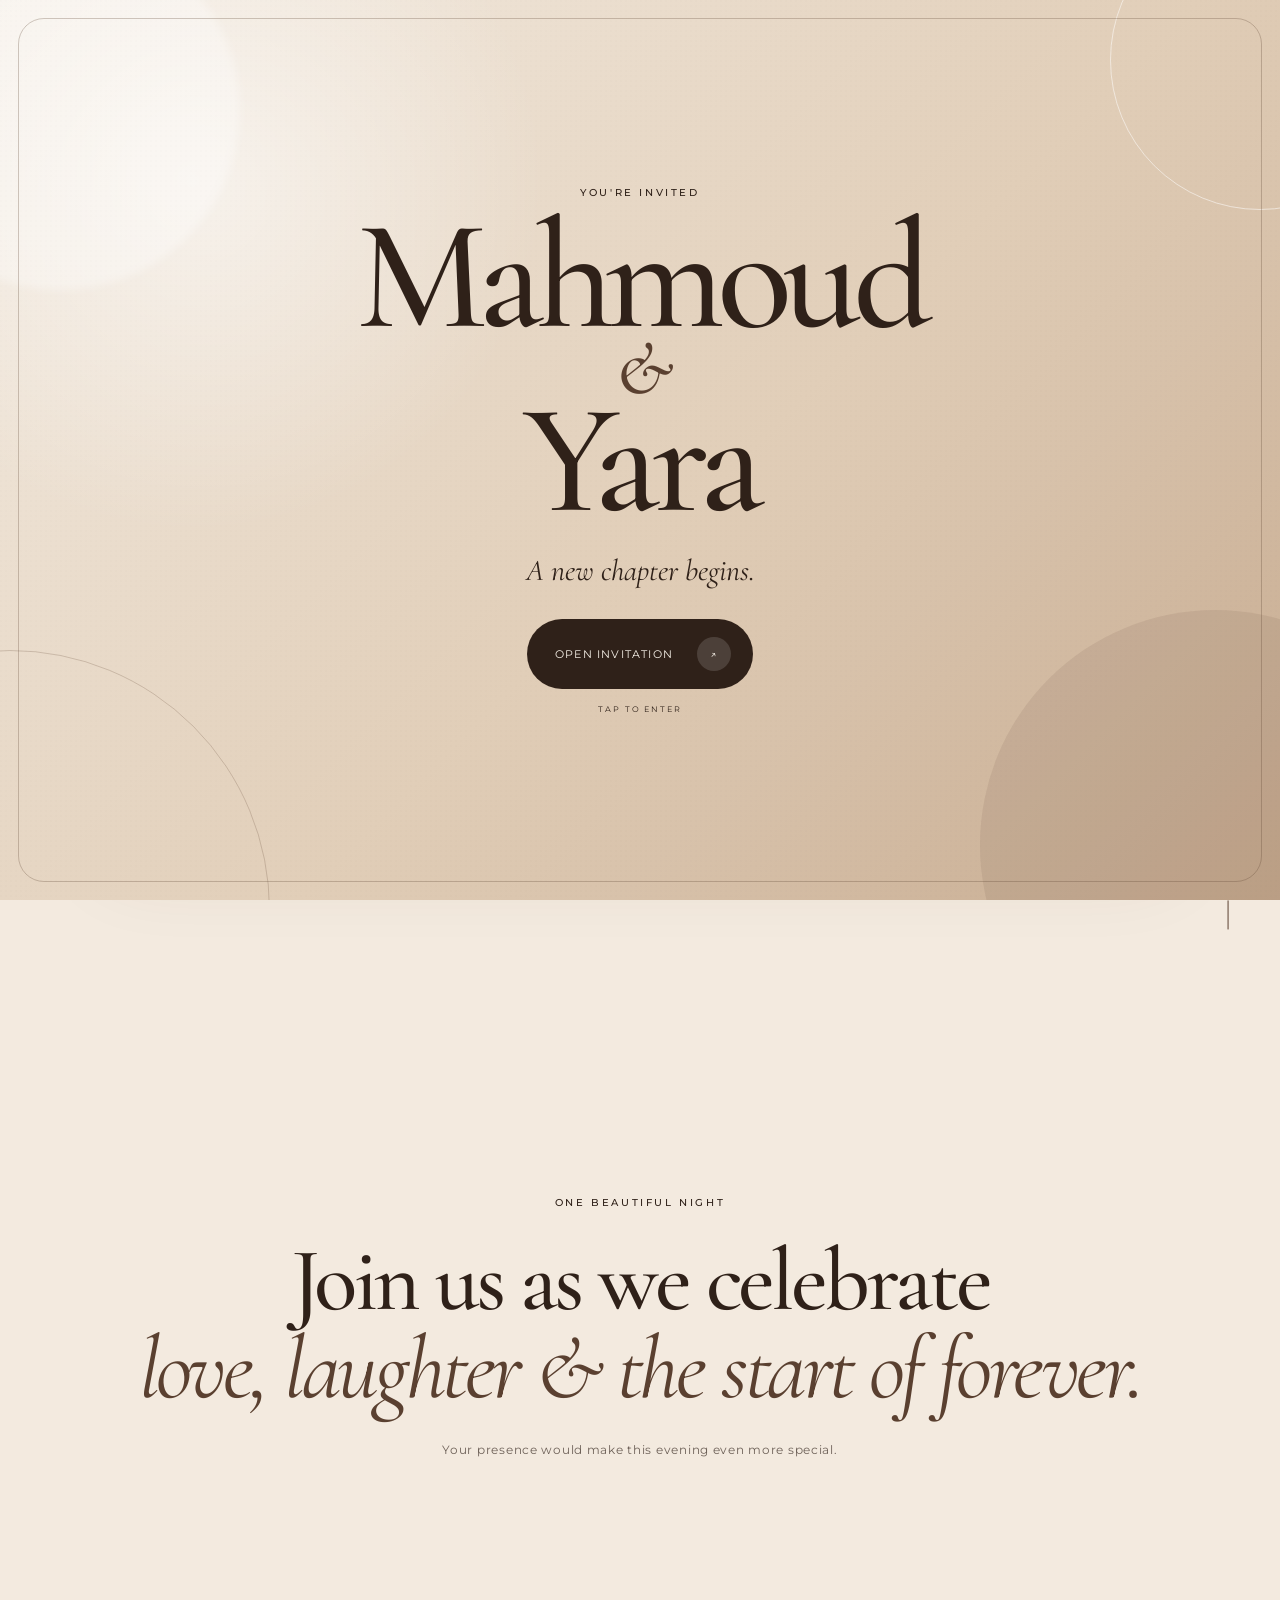
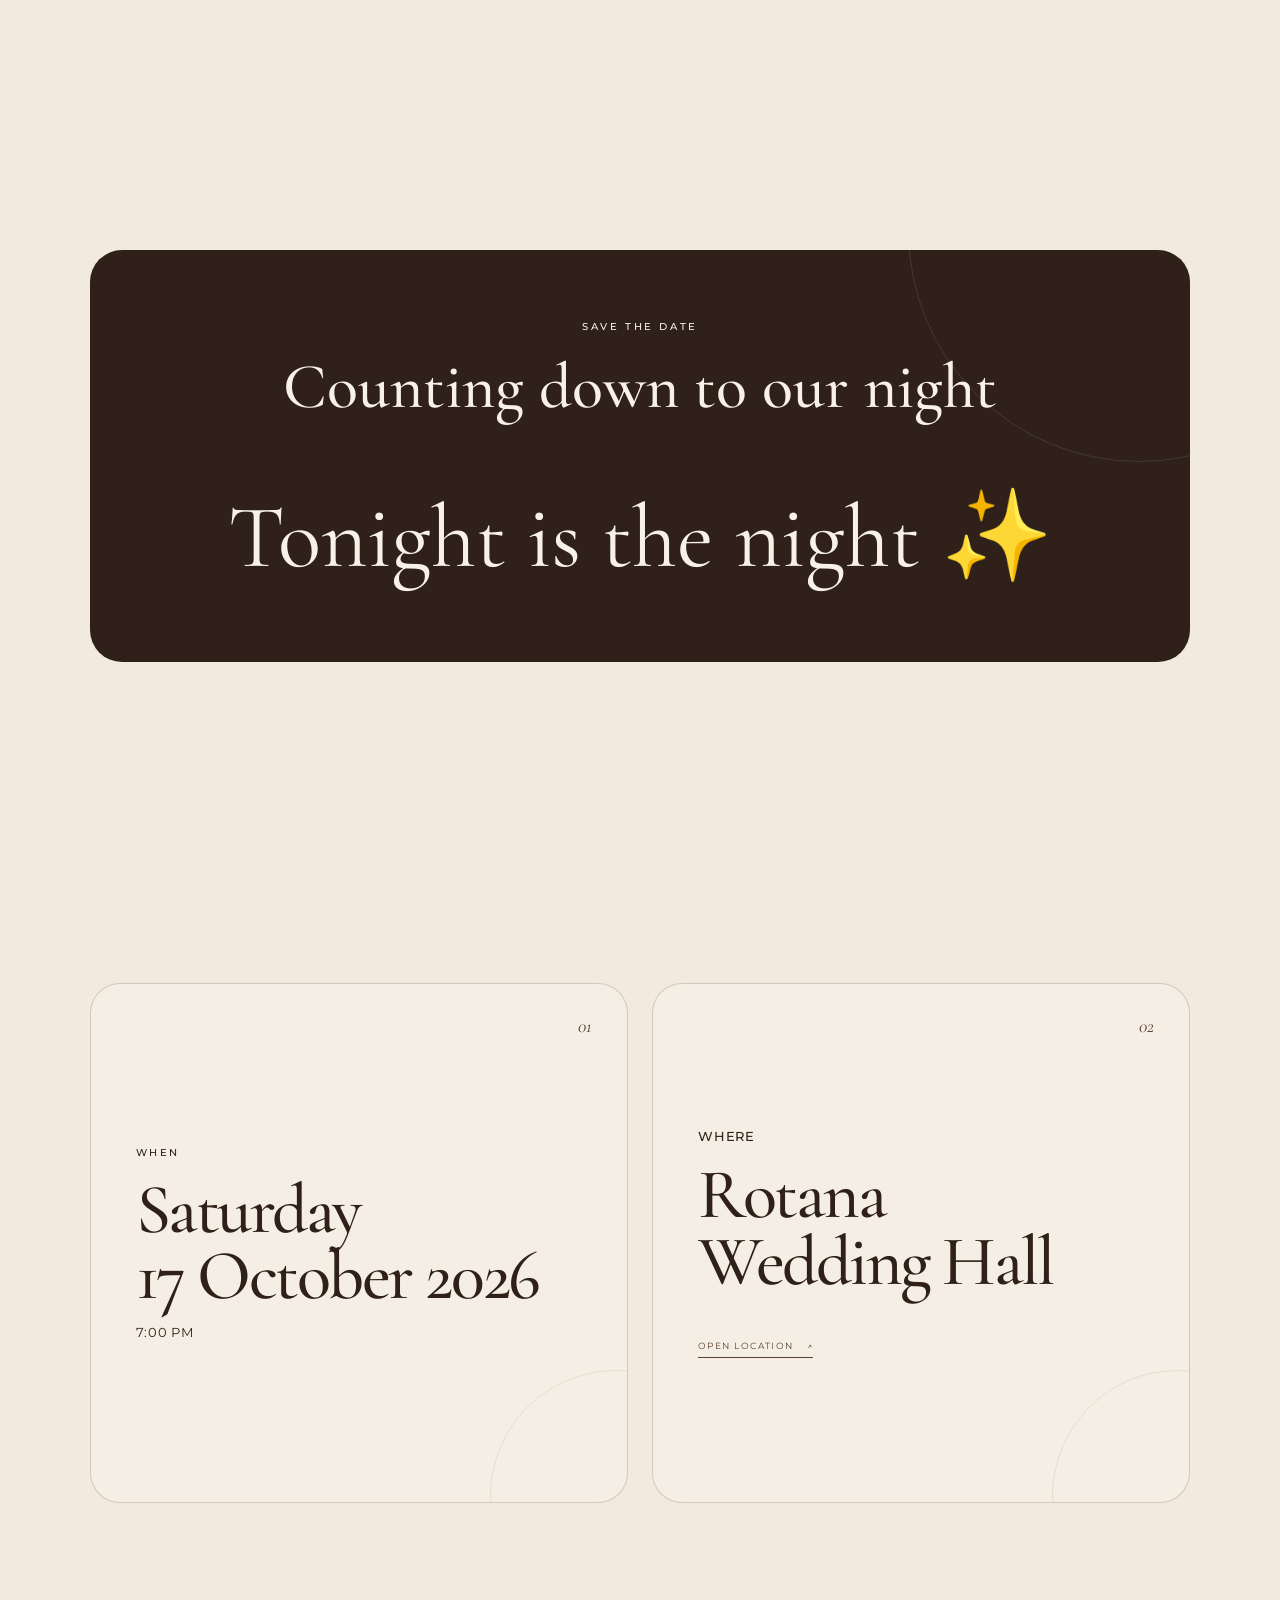
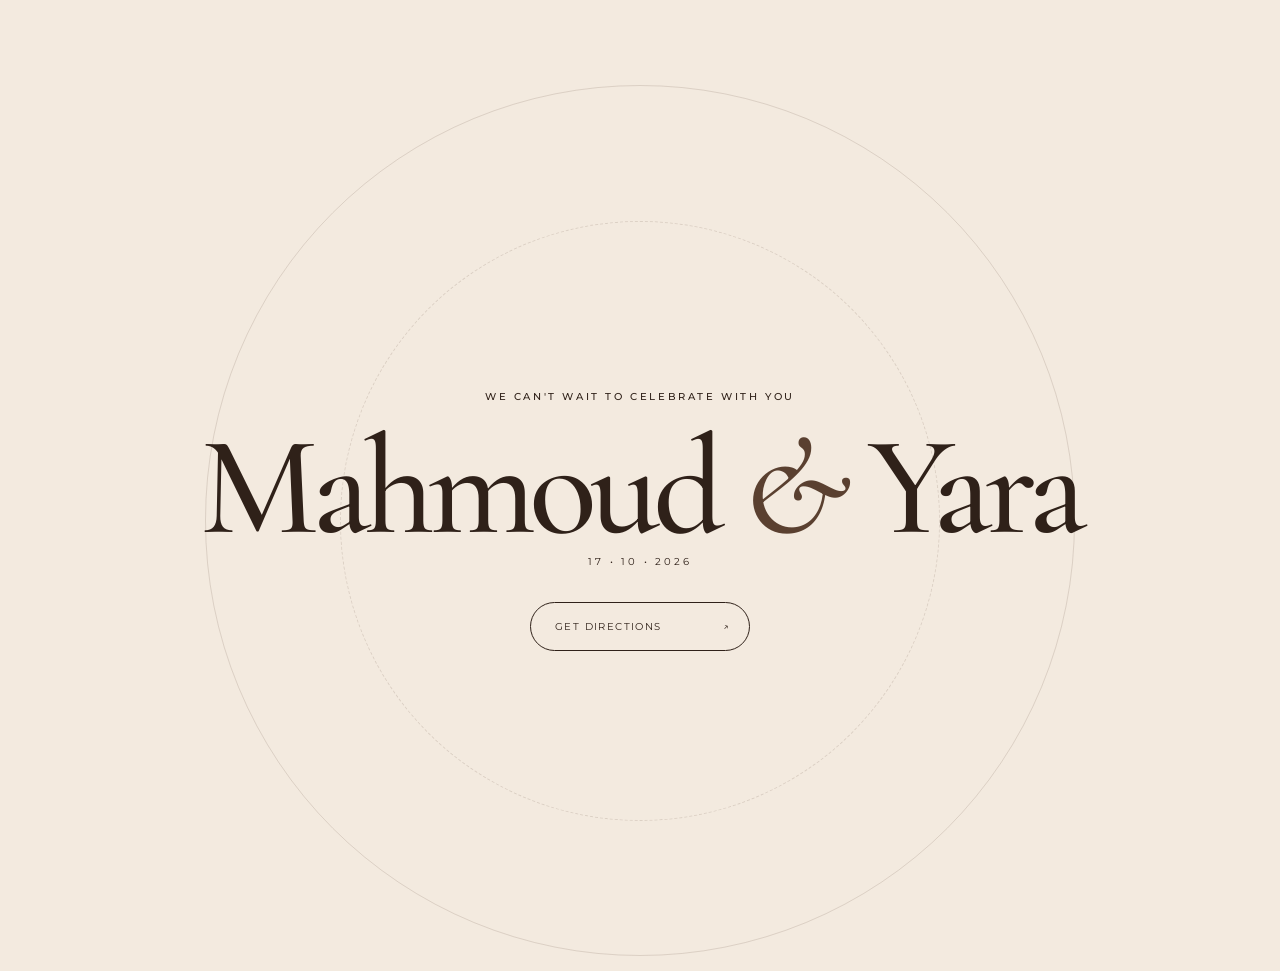
<file: index.html>
<!DOCTYPE html>
<html lang="en">
<head>
  <meta charset="UTF-8" />
  <meta name="viewport" content="width=device-width, initial-scale=1.0" />
  <meta name="theme-color" content="#E9DDCF" />
  <title>Mahmoud & Yara — Engagement Invitation</title>

  <!-- WhatsApp / social preview -->
  <meta property="og:title" content="Mahmoud & Yara 💍">
  <meta property="og:description" content="You're invited to celebrate our engagement">
  <meta property="og:type" content="website">
  <meta property="og:url" content="https://ziadmallam1.github.io/yara-mahmoud-engagement-1/">
  <meta property="og:image" content="https://ziadmallam1.github.io/yara-mahmoud-engagement-1/assets/invitation-preview.jpg">
  <meta property="og:image:alt" content="Mahmoud & Yara engagement invitation">
  <meta name="twitter:card" content="summary_large_image">

  <link rel="preconnect" href="https://fonts.googleapis.com">
  <link rel="preconnect" href="https://fonts.gstatic.com" crossorigin>
  <link href="https://fonts.googleapis.com/css2?family=Cormorant+Garamond:wght@400;500;600;700&family=Montserrat:wght@300;400;500;600&display=swap" rel="stylesheet">
  <link rel="stylesheet" href="style.css" />
</head>
<body class="locked">
  <div class="noise"></div>
  <div class="cursor-glow" id="cursorGlow"></div>

  <section class="intro" id="intro">
    <div class="intro-orb orb-1"></div>
    <div class="intro-orb orb-2"></div>
    <div class="intro-ring ring-1"></div>
    <div class="intro-ring ring-2"></div>

    <div class="intro-content">
      <p class="eyebrow intro-eyebrow">YOU'RE INVITED</p>
      <h1 class="intro-title">
        <span>Mahmoud</span>
        <span class="ampersand">&</span>
        <span>Yara</span>
      </h1>
      <p class="intro-subtitle">A new chapter begins.</p>
      <button class="enter-btn" id="enterBtn">
        <span>OPEN INVITATION</span>
        <span class="btn-arrow">↗</span>
      </button>
      <p class="tap-hint">Tap to enter</p>
    </div>
  </section>

  <div class="bg-shape bg-shape-1"></div>
  <div class="bg-shape bg-shape-2"></div>
  <div class="bg-lines"></div>

  <button class="music-btn" id="musicBtn" aria-label="Toggle music" title="Music">
    <span class="music-bars"><i></i><i></i><i></i><i></i></span>
    <span class="music-label">Music</span>
  </button>
  <audio id="bgMusic" loop preload="none">
    <source src="assets/layla-di-amr-diab.mp3" type="audio/mpeg">
  </audio>

  <main id="mainContent">
    <section class="hero section">
      <div class="hero-glass reveal">
        <div class="hero-topline">
          <span>ENGAGEMENT</span>
          <span class="tiny-dot"></span>
          <span>17.10.2026</span>
        </div>

        <p class="eyebrow">TOGETHER WITH THEIR FAMILIES</p>
        <h2 class="couple-names">
          <span class="name name-left">Mahmoud</span>
          <span class="hero-and">&</span>
          <span class="name name-right">Yara</span>
        </h2>

        <p class="hero-copy">
          request the pleasure of your company as they celebrate the beginning of their forever.
        </p>

        <div class="date-card">
          <span class="day">SATURDAY</span>
          <span class="date-number">17</span>
          <span class="month">OCTOBER 2026</span>
          <span class="time">AT 7:00 PM</span>
        </div>

        <a class="primary-btn magnetic" href="#details">
          <span>VIEW DETAILS</span>
          <span>↓</span>
        </a>
      </div>

      <div class="scroll-indicator">
        <span>SCROLL</span>
        <div class="scroll-line"></div>
      </div>
    </section>

    <section class="statement section">
      <div class="statement-inner reveal">
        <p class="section-kicker">ONE BEAUTIFUL NIGHT</p>
        <h3>Join us as we celebrate<br><em>love, laughter & the start of forever.</em></h3>
        <p class="statement-copy">Your presence would make this evening even more special.</p>
      </div>
    </section>

    <section class="countdown-section section">
      <div class="countdown-shell reveal">
        <div class="countdown-header">
          <p class="section-kicker">SAVE THE DATE</p>
          <h3>Counting down to our night</h3>
        </div>
        <div class="countdown" id="countdown">
          <div class="countdown-item"><span class="count-num" id="days">00</span><span class="count-label">DAYS</span></div>
          <div class="count-divider">:</div>
          <div class="countdown-item"><span class="count-num" id="hours">00</span><span class="count-label">HOURS</span></div>
          <div class="count-divider">:</div>
          <div class="countdown-item"><span class="count-num" id="minutes">00</span><span class="count-label">MINUTES</span></div>
          <div class="count-divider">:</div>
          <div class="countdown-item"><span class="count-num" id="seconds">00</span><span class="count-label">SECONDS</span></div>
        </div>
      </div>
    </section>

    <section class="details section" id="details">
      <div class="details-card reveal">
        <div class="details-number">01</div>
        <p class="section-kicker">WHEN</p>
        <h3>Saturday<br>17 October 2026</h3>
        <p>7:00 PM</p>
      </div>
      <div class="details-card reveal">
        <div class="details-number">02</div>
        <p class="section-kicker">WHERE</p>
        <h3>Rotana<br>Wedding Hall</h3>
        <a class="text-link magnetic" href="https://maps.app.goo.gl/HuupxwDHksZK64HU8" target="_blank" rel="noopener">OPEN LOCATION <span>↗</span></a>
      </div>
    </section>

    <section class="closing section">
      <div class="closing-orbit orbit-a"></div>
      <div class="closing-orbit orbit-b"></div>
      <div class="closing-inner reveal">
        <p class="eyebrow">WE CAN'T WAIT TO CELEBRATE WITH YOU</p>
        <h3>Mahmoud <span>&</span> Yara</h3>
        <p>17 • 10 • 2026</p>
        <a class="primary-btn magnetic" href="https://maps.app.goo.gl/HuupxwDHksZK64HU8" target="_blank" rel="noopener"><span>GET DIRECTIONS</span><span>↗</span></a>
      </div>
    </section>
  </main>

  <script src="script.js"></script>
</body>
</html>
</file>
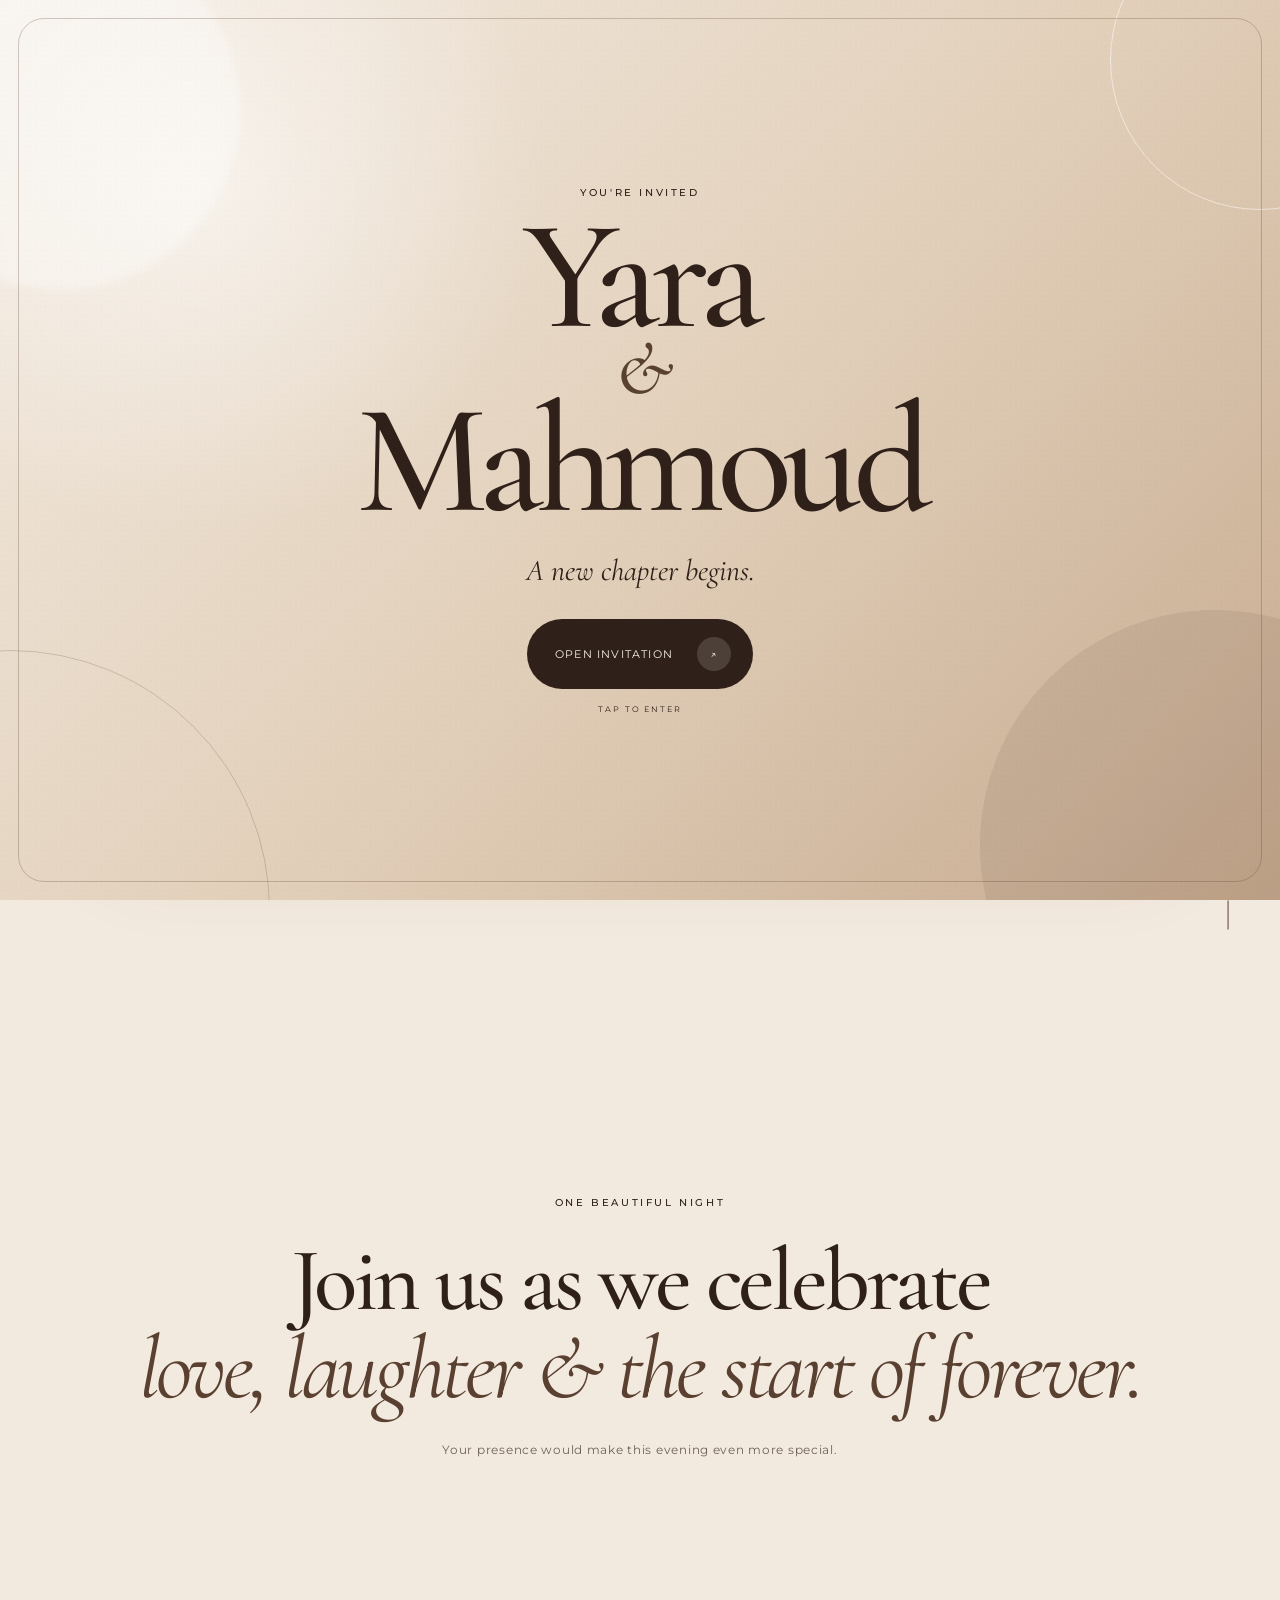
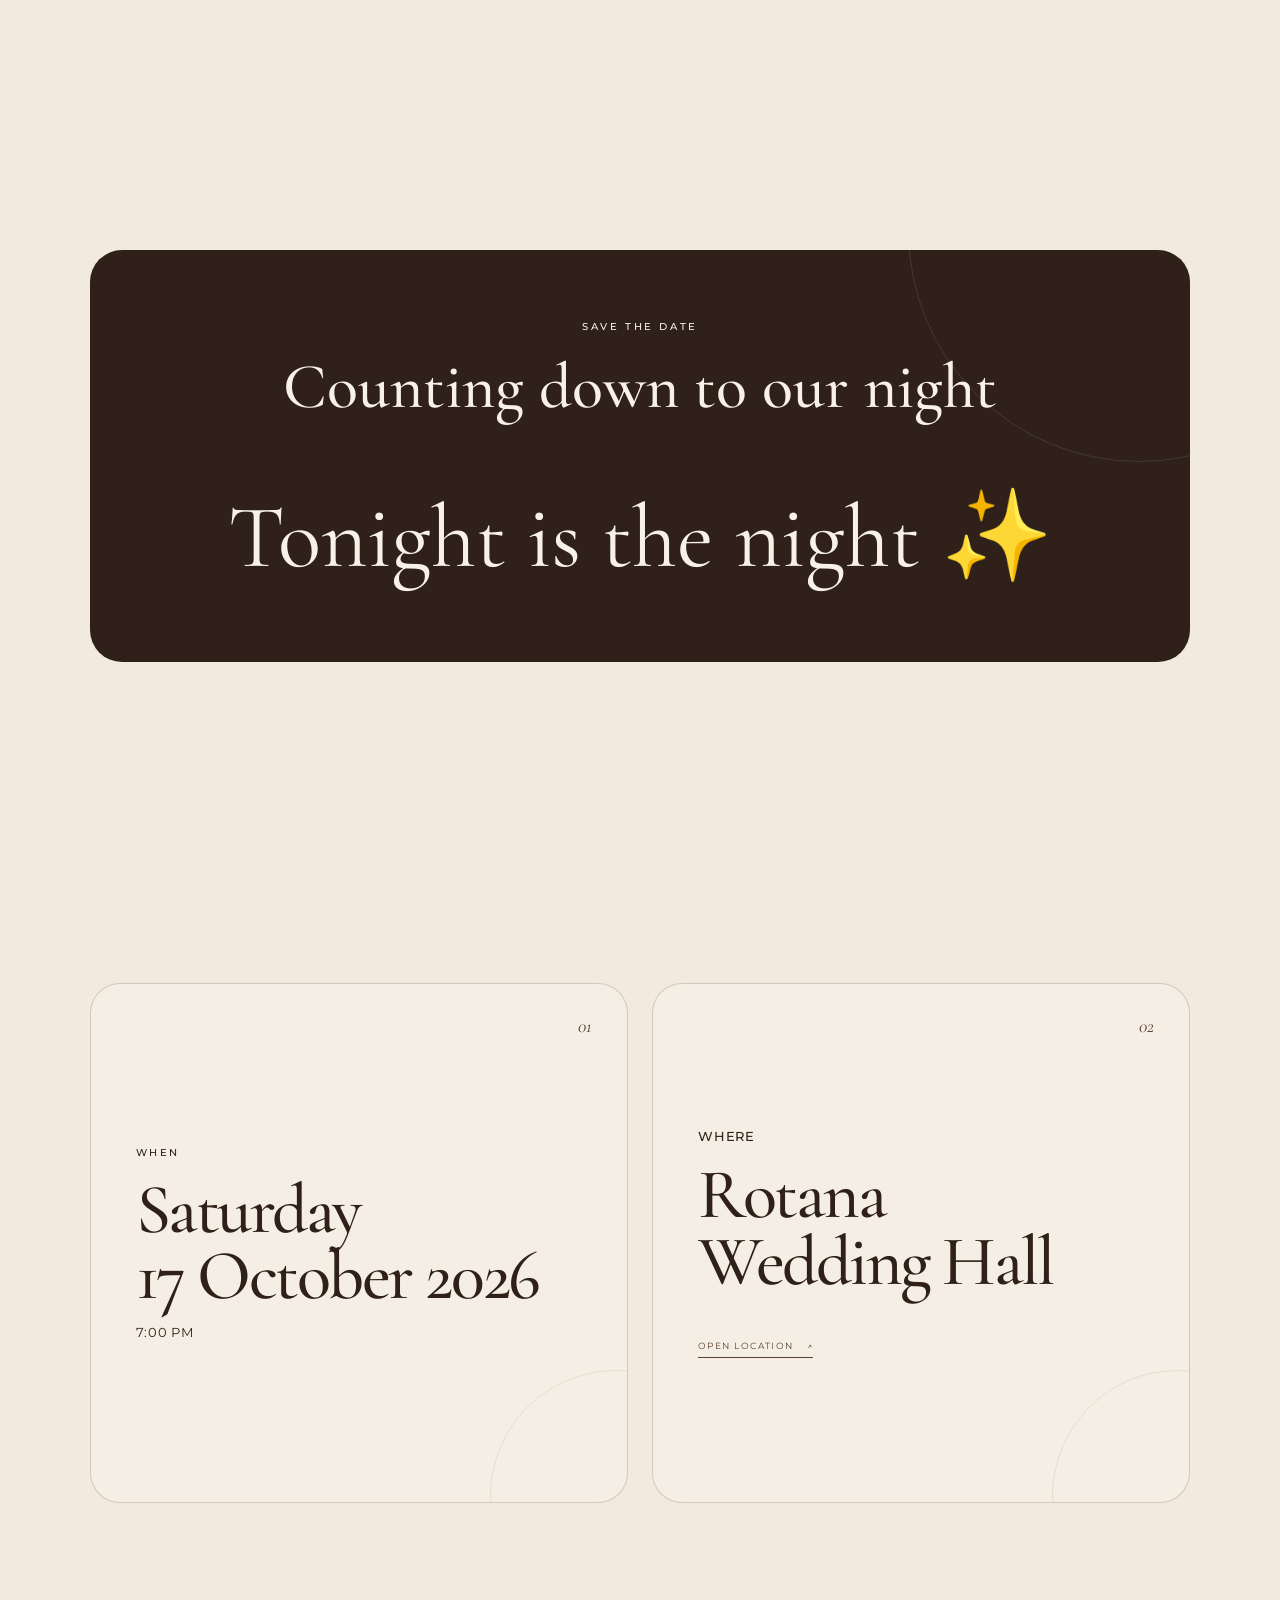
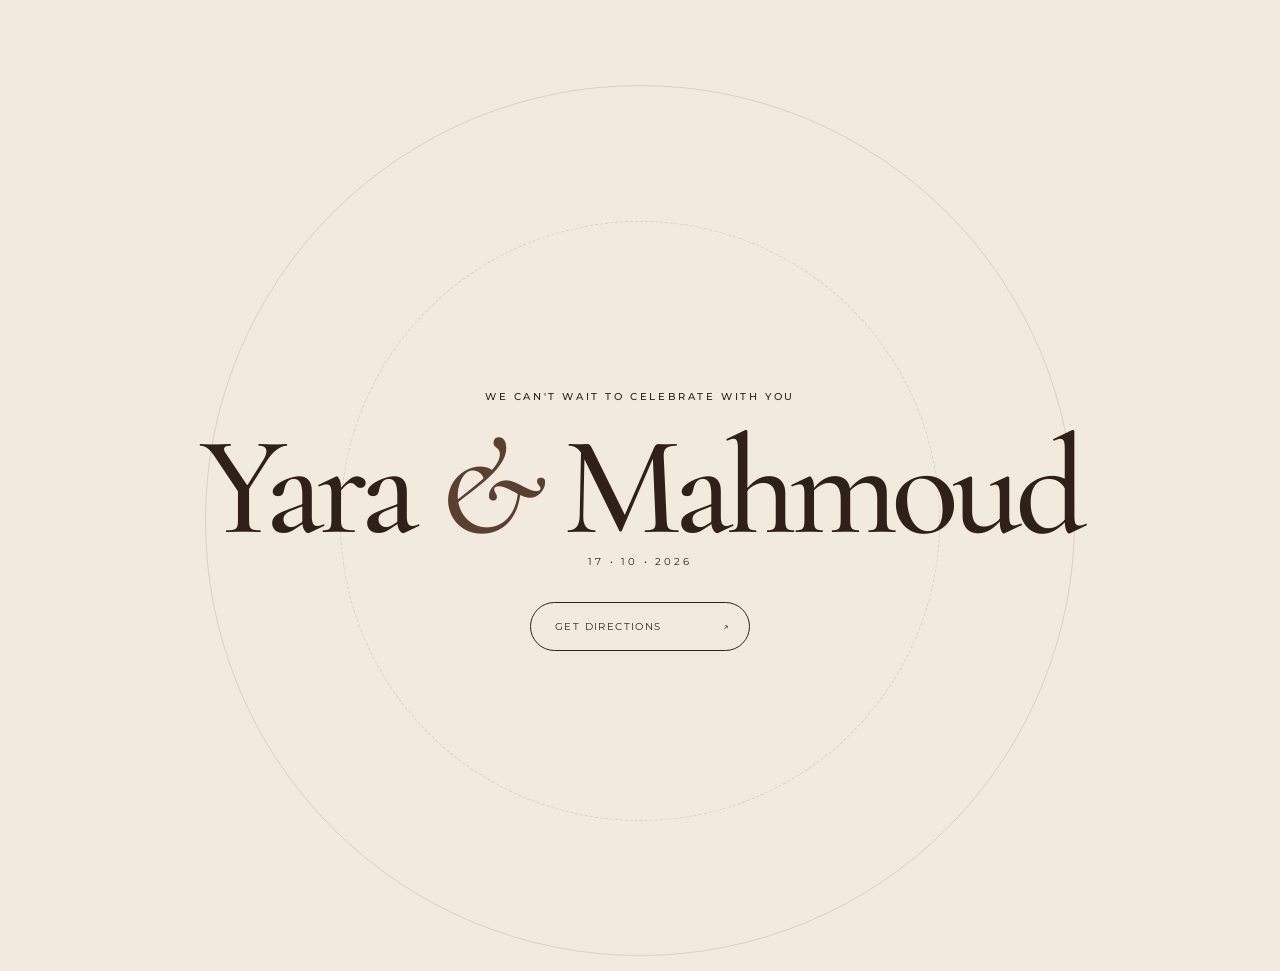
<file: Yara_Mahmoud_Engagement_Website/yara_mahmoud_engagement_invitation/index.html>
<!DOCTYPE html>
<html lang="en">
<head>
  <meta charset="UTF-8" />
  <meta name="viewport" content="width=device-width, initial-scale=1.0" />
  <meta name="theme-color" content="#efe4d4" />
  <title>Yara & Mahmoud — Engagement Invitation</title>

  <link rel="preconnect" href="https://fonts.googleapis.com">
  <link rel="preconnect" href="https://fonts.gstatic.com" crossorigin>
  <link href="https://fonts.googleapis.com/css2?family=Cormorant+Garamond:wght@400;500;600;700&family=Montserrat:wght@300;400;500;600&display=swap" rel="stylesheet">

  <link rel="stylesheet" href="style.css" />
</head>

<body class="locked">
  <div class="noise"></div>
  <div class="cursor-glow" id="cursorGlow"></div>

  <!-- Animated intro -->
  <section class="intro" id="intro">
    <div class="intro-orb orb-1"></div>
    <div class="intro-orb orb-2"></div>
    <div class="intro-ring ring-1"></div>
    <div class="intro-ring ring-2"></div>

    <div class="intro-content">
      <p class="eyebrow intro-eyebrow">YOU'RE INVITED</p>
      <h1 class="intro-title">
        <span>Yara</span>
        <span class="ampersand">&</span>
        <span>Mahmoud</span>
      </h1>
      <p class="intro-subtitle">A new chapter begins.</p>

      <button class="enter-btn" id="enterBtn">
        <span>OPEN INVITATION</span>
        <span class="btn-arrow">↗</span>
      </button>

      <p class="tap-hint">Tap to enter</p>
    </div>
  </section>

  <!-- Decorative background -->
  <div class="bg-shape bg-shape-1"></div>
  <div class="bg-shape bg-shape-2"></div>
  <div class="bg-lines"></div>

  <!-- Music control -->
  <button class="music-btn" id="musicBtn" aria-label="Toggle music" title="Music">
    <span class="music-bars">
      <i></i><i></i><i></i><i></i>
    </span>
    <span class="music-label">Music</span>
  </button>

  <audio id="bgMusic" loop preload="none">
    <source src="assets/layla-di-amr-diab.mp3" type="audio/mpeg">
  </audio>

  <main id="mainContent">
    <!-- Hero -->
    <section class="hero section">
      <div class="hero-glass reveal">
        <div class="hero-topline">
          <span>ENGAGEMENT</span>
          <span class="tiny-dot"></span>
          <span>17.10.2026</span>
        </div>

        <p class="eyebrow">TOGETHER WITH THEIR FAMILIES</p>

        <h2 class="couple-names">
          <span class="name name-left">Yara</span>
          <span class="hero-and">&</span>
          <span class="name name-right">Mahmoud</span>
        </h2>

        <p class="hero-copy">
          request the pleasure of your company as they celebrate
          the beginning of their forever.
        </p>

        <div class="date-card">
          <span class="day">SATURDAY</span>
          <span class="date-number">17</span>
          <span class="month">OCTOBER 2026</span>
          <span class="time">AT 7:00 PM</span>
        </div>

        <a class="primary-btn magnetic" href="#details">
          <span>VIEW DETAILS</span>
          <span>↓</span>
        </a>
      </div>

      <div class="scroll-indicator">
        <span>SCROLL</span>
        <div class="scroll-line"></div>
      </div>
    </section>

    <!-- Message -->
    <section class="statement section">
      <div class="statement-inner reveal">
        <p class="section-kicker">ONE BEAUTIFUL NIGHT</p>
        <h3>
          Join us as we celebrate<br>
          <em>love, laughter & the start of forever.</em>
        </h3>
        <p class="statement-copy">
          Your presence would make this evening even more special.
        </p>
      </div>
    </section>

    <!-- Countdown -->
    <section class="countdown-section section">
      <div class="countdown-shell reveal">
        <div class="countdown-header">
          <p class="section-kicker">SAVE THE DATE</p>
          <h3>Counting down to our night</h3>
        </div>

        <div class="countdown" id="countdown">
          <div class="countdown-item">
            <span class="count-num" id="days">00</span>
            <span class="count-label">DAYS</span>
          </div>
          <div class="count-divider">:</div>
          <div class="countdown-item">
            <span class="count-num" id="hours">00</span>
            <span class="count-label">HOURS</span>
          </div>
          <div class="count-divider">:</div>
          <div class="countdown-item">
            <span class="count-num" id="minutes">00</span>
            <span class="count-label">MINUTES</span>
          </div>
          <div class="count-divider">:</div>
          <div class="countdown-item">
            <span class="count-num" id="seconds">00</span>
            <span class="count-label">SECONDS</span>
          </div>
        </div>
      </div>
    </section>

    <!-- Details -->
    <section class="details section" id="details">
      <div class="details-card reveal">
        <div class="details-number">01</div>
        <p class="section-kicker">WHEN</p>
        <h3>Saturday<br>17 October 2026</h3>
        <p>7:00 PM</p>
      </div>

      <div class="details-card reveal">
        <div class="details-number">02</div>
        <p class="section-kicker">WHERE</p>
        <h3>Rotana<br>Wedding Hall</h3>
        <a class="text-link magnetic"
           href="https://maps.app.goo.gl/HuupxwDHksZK64HU8"
           target="_blank"
           rel="noopener">
          OPEN LOCATION <span>↗</span>
        </a>
      </div>
    </section>

    <!-- Closing -->
    <section class="closing section">
      <div class="closing-orbit orbit-a"></div>
      <div class="closing-orbit orbit-b"></div>

      <div class="closing-inner reveal">
        <p class="eyebrow">WE CAN'T WAIT TO CELEBRATE WITH YOU</p>
        <h3>Yara <span>&</span> Mahmoud</h3>
        <p>17 • 10 • 2026</p>

        <a class="primary-btn magnetic"
           href="https://maps.app.goo.gl/HuupxwDHksZK64HU8"
           target="_blank"
           rel="noopener">
          <span>GET DIRECTIONS</span>
          <span>↗</span>
        </a>
      </div>
    </section>
  </main>

  <script src="script.js"></script>
</body>
</html>
</file>
<file: style.css>
:root {
  --cream: #f3eadf;
  --sand: #ddc9b0;
  --beige: #cbb196;
  --taupe: #9a7f67;
  --brown: #5a4030;
  --dark: #2f2119;
  --paper: #f7f1e8;
  --line: rgba(90, 64, 48, 0.22);
  --glass: rgba(247, 241, 232, 0.60);
}
* { box-sizing: border-box; margin: 0; padding: 0; }
html { scroll-behavior: smooth; }
body { background: var(--cream); color: var(--dark); font-family: "Montserrat", sans-serif; overflow-x: hidden; }
body.locked { overflow: hidden; }
::selection { background: var(--brown); color: var(--paper); }
a { color: inherit; text-decoration: none; }
button { font: inherit; }
.noise { position: fixed; inset: 0; z-index: 1000; pointer-events: none; opacity: 0.06; background-image: radial-gradient(circle at 20% 20%, rgba(0,0,0,.13) 0 0.7px, transparent 0.8px), radial-gradient(circle at 80% 60%, rgba(255,255,255,.9) 0 0.8px, transparent .9px); background-size: 5px 5px, 7px 7px; mix-blend-mode: multiply; }
.cursor-glow { position: fixed; width: 280px; height: 280px; border-radius: 50%; background: radial-gradient(circle, rgba(203,177,150,.22), transparent 68%); pointer-events: none; z-index: 2; transform: translate(-50%, -50%); opacity: 0; transition: opacity .3s ease; }
.intro { position: fixed; inset: 0; z-index: 999; background: radial-gradient(circle at 15% 20%, rgba(255,255,255,.55), transparent 27%), linear-gradient(135deg, #f5eee5 0%, #e1ceb8 55%, #c5a98e 100%); display: grid; place-items: center; overflow: hidden; transition: opacity 1.1s cubic-bezier(.2,.75,.2,1), visibility 1.1s; }
.intro.hide { opacity: 0; visibility: hidden; }
.intro::after { content: ""; position: absolute; inset: 18px; border: 1px solid rgba(90,64,48,.28); border-radius: 26px; }
.intro-content { position: relative; z-index: 5; width: min(92vw, 900px); text-align: center; }
.intro-eyebrow { opacity: 0; animation: fadeUp .9s .25s forwards; }
.intro-title { margin-top: 22px; font-family: "Cormorant Garamond", serif; font-weight: 500; font-size: clamp(68px, 13vw, 156px); line-height: .72; letter-spacing: -0.055em; display: flex; flex-direction: column; align-items: center; }
.intro-title > span { opacity: 0; transform: translateY(50px) rotate(2deg); animation: introName 1.25s cubic-bezier(.18,.8,.18,1) forwards; }
.intro-title > span:nth-child(1) { animation-delay: .5s; }
.intro-title > span:nth-child(2) { animation-delay: .72s; }
.intro-title > span:nth-child(3) { animation-delay: .92s; }
.ampersand { font-size: .48em; font-style: italic; color: var(--brown); margin: .12em 0; }
.intro-subtitle { margin: 34px 0 30px; font-family: "Cormorant Garamond", serif; font-size: clamp(22px, 3vw, 30px); font-style: italic; opacity: 0; animation: fadeUp .9s 1.2s forwards; }
.enter-btn { border: none; background: var(--dark); color: var(--paper); border-radius: 999px; padding: 18px 22px 18px 28px; min-width: 220px; display: inline-flex; justify-content: space-between; align-items: center; gap: 24px; letter-spacing: .11em; font-size: 11px; cursor: pointer; opacity: 0; animation: fadeUp .9s 1.38s forwards; transition: transform .35s ease, background .35s ease; }
.enter-btn:hover { transform: scale(1.04); background: var(--brown); }
.btn-arrow { display: grid; place-items: center; width: 34px; height: 34px; border-radius: 50%; background: rgba(255,255,255,.14); transition: transform .35s ease; }
.enter-btn:hover .btn-arrow { transform: rotate(45deg); }
.tap-hint { margin-top: 15px; text-transform: uppercase; letter-spacing: .24em; font-size: 8px; opacity: 0; animation: fadeUp .8s 1.55s forwards; }
.intro-orb, .intro-ring { position: absolute; border-radius: 50%; }
.orb-1 { width: 360px; height: 360px; left: -120px; top: -70px; background: rgba(255,255,255,.34); filter: blur(4px); animation: floatOrb 9s ease-in-out infinite; }
.orb-2 { width: 470px; height: 470px; right: -170px; bottom: -180px; background: rgba(90,64,48,.10); animation: floatOrb 11s ease-in-out infinite reverse; }
.ring-1 { width: 520px; height: 520px; border: 1px solid rgba(90,64,48,.22); left: -250px; bottom: -270px; animation: spinSlow 30s linear infinite; }
.ring-2 { width: 300px; height: 300px; border: 1px solid rgba(255,255,255,.52); right: -130px; top: -90px; animation: spinSlow 24s linear infinite reverse; }
.bg-shape { position: fixed; border-radius: 50%; pointer-events: none; filter: blur(1px); z-index: -2; }
.bg-shape-1 { width: 600px; height: 600px; background: rgba(203,177,150,.20); top: -220px; right: -260px; }
.bg-shape-2 { width: 450px; height: 450px; background: rgba(90,64,48,.06); left: -230px; top: 46%; }
.bg-lines { position: fixed; inset: 0; z-index: -3; opacity: .3; background-image: linear-gradient(to right, transparent 49.8%, rgba(90,64,48,.08) 50%, transparent 50.2%); background-size: 25vw 100%; }
.section { min-height: 100vh; padding: 9vw 7vw; position: relative; }
.eyebrow, .section-kicker { font-size: 10px; letter-spacing: .26em; text-transform: uppercase; font-weight: 500; }
.hero { display: grid; place-items: center; padding-top: 7vw; }
.hero-glass { width: min(100%, 1080px); min-height: 78vh; border: 1px solid rgba(90,64,48,.22); border-radius: 34px; background: linear-gradient(140deg, rgba(255,255,255,.58), rgba(247,241,232,.38)); backdrop-filter: blur(15px); box-shadow: 0 30px 80px rgba(73,52,38,.09); display: flex; flex-direction: column; align-items: center; justify-content: center; text-align: center; padding: 70px 40px; overflow: hidden; position: relative; }
.hero-glass::before { content: ""; position: absolute; width: 380px; height: 380px; border: 1px solid rgba(90,64,48,.12); border-radius: 50%; left: -200px; top: -180px; }
.hero-glass::after { content: ""; position: absolute; width: 250px; height: 250px; background: rgba(203,177,150,.18); border-radius: 50%; right: -100px; bottom: -120px; filter: blur(2px); }
.hero-topline { position: absolute; top: 28px; left: 34px; right: 34px; display: flex; align-items: center; justify-content: center; gap: 16px; font-size: 9px; letter-spacing: .18em; color: var(--brown); }
.tiny-dot { width: 4px; height: 4px; background: var(--brown); border-radius: 50%; }
.couple-names { margin: 28px 0 22px; font-family: "Cormorant Garamond", serif; font-size: clamp(72px, 11vw, 150px); line-height: .75; font-weight: 500; letter-spacing: -.055em; display: flex; flex-direction: column; align-items: center; }
.hero-and { font-size: .38em; font-style: italic; margin: .22em 0; color: var(--brown); }
.hero-copy { max-width: 580px; font-family: "Cormorant Garamond", serif; font-size: clamp(21px, 3vw, 29px); line-height: 1.35; color: rgba(47,33,25,.82); }
.date-card { margin: 38px 0 34px; display: grid; grid-template-columns: 1fr auto 1fr; align-items: center; column-gap: 23px; row-gap: 7px; text-transform: uppercase; }
.day, .month, .time { font-size: 9px; letter-spacing: .20em; }
.day { text-align: right; } .month { text-align: left; }
.date-number { grid-row: span 2; font-family: "Cormorant Garamond", serif; font-size: 62px; line-height: .8; font-weight: 600; color: var(--brown); }
.time { grid-column: 1 / -1; text-align: center; margin-top: 6px; }
.primary-btn { display: inline-flex; align-items: center; justify-content: space-between; min-width: 220px; gap: 24px; padding: 17px 19px 17px 24px; border: 1px solid var(--dark); border-radius: 999px; font-size: 10px; letter-spacing: .14em; transition: background .35s ease, color .35s ease, transform .25s ease; position: relative; z-index: 2; }
.primary-btn:hover { background: var(--dark); color: var(--paper); }
.scroll-indicator { position: absolute; bottom: 24px; right: 4vw; display: flex; align-items: center; gap: 11px; transform: rotate(90deg); transform-origin: right center; font-size: 8px; letter-spacing: .22em; }
.scroll-line { width: 48px; height: 1px; background: var(--brown); position: relative; overflow: hidden; }
.scroll-line::after { content: ""; position: absolute; inset: 0; width: 40%; background: var(--cream); animation: lineTravel 1.8s ease-in-out infinite; }
.statement { display: grid; place-items: center; text-align: center; min-height: 82vh; }
.statement-inner { max-width: 1050px; }
.statement h3 { margin-top: 28px; font-family: "Cormorant Garamond", serif; font-weight: 500; font-size: clamp(52px, 7vw, 105px); line-height: .98; letter-spacing: -.04em; }
.statement h3 em { color: var(--brown); font-weight: 400; }
.statement-copy { margin-top: 30px; font-size: 12px; letter-spacing: .06em; opacity: .68; }
.countdown-section { display: grid; place-items: center; min-height: 80vh; }
.countdown-shell { width: min(100%, 1150px); padding: 70px 55px; border-radius: 32px; background: var(--dark); color: var(--paper); overflow: hidden; position: relative; }
.countdown-shell::before { content: ""; position: absolute; width: 460px; height: 460px; border: 1px solid rgba(255,255,255,.10); border-radius: 50%; right: -180px; top: -250px; }
.countdown-header { text-align: center; }
.countdown-header h3 { margin-top: 15px; font-family: "Cormorant Garamond", serif; font-size: clamp(40px, 5vw, 68px); font-weight: 500; }
.countdown { margin-top: 58px; display: flex; align-items: flex-start; justify-content: center; gap: clamp(12px, 3vw, 40px); }
.countdown-item { min-width: 120px; text-align: center; }
.count-num { display: block; font-family: "Cormorant Garamond", serif; font-size: clamp(56px, 8vw, 118px); line-height: .8; font-weight: 500; font-variant-numeric: tabular-nums; }
.count-label { display: block; margin-top: 18px; font-size: 8px; letter-spacing: .23em; color: rgba(247,241,232,.62); }
.count-divider { font-family: "Cormorant Garamond", serif; font-size: clamp(42px, 5vw, 72px); opacity: .30; transform: translateY(5px); }
.details { min-height: 95vh; display: grid; grid-template-columns: repeat(2, minmax(0, 1fr)); gap: 24px; align-items: center; }
.details-card { min-height: 520px; padding: 45px; border: 1px solid var(--line); border-radius: 30px; background: rgba(247,241,232,.52); position: relative; overflow: hidden; display: flex; flex-direction: column; justify-content: center; transition: transform .5s cubic-bezier(.2,.8,.2,1), background .5s ease; }
.details-card:hover { transform: translateY(-10px); background: rgba(247,241,232,.78); }
.details-card::after { content: ""; position: absolute; width: 250px; height: 250px; border: 1px solid rgba(90,64,48,.10); border-radius: 50%; right: -115px; bottom: -120px; }
.details-number { position: absolute; top: 30px; right: 35px; font-family: "Cormorant Garamond", serif; font-size: 19px; font-style: italic; color: var(--brown); }
.details-card h3 { margin: 18px 0 15px; font-family: "Cormorant Garamond", serif; font-size: clamp(48px, 5.5vw, 78px); line-height: .94; font-weight: 500; letter-spacing: -.035em; }
.details-card > p:last-of-type { font-size: 13px; letter-spacing: .06em; }
.text-link { margin-top: 30px; width: fit-content; display: inline-flex; gap: 13px; align-items: center; border-bottom: 1px solid var(--brown); padding-bottom: 6px; font-size: 9px; letter-spacing: .16em; color: var(--brown); }
.closing { min-height: 100vh; display: grid; place-items: center; overflow: hidden; }
.closing-inner { text-align: center; position: relative; z-index: 2; }
.closing h3 { margin: 28px 0 12px; font-family: "Cormorant Garamond", serif; font-size: clamp(72px, 11vw, 150px); line-height: .8; font-weight: 500; letter-spacing: -.05em; }
.closing h3 span { font-style: italic; color: var(--brown); }
.closing-inner > p:last-of-type { font-size: 10px; letter-spacing: .28em; margin-bottom: 34px; }
.closing-orbit { position: absolute; border-radius: 50%; border: 1px solid rgba(90,64,48,.15); }
.orbit-a { width: 68vw; height: 68vw; max-width: 900px; max-height: 900px; animation: spinSlow 35s linear infinite; }
.orbit-b { width: 47vw; height: 47vw; max-width: 600px; max-height: 600px; border-style: dashed; animation: spinSlow 28s linear infinite reverse; }
.music-btn { position: fixed; right: 22px; top: 22px; z-index: 700; display: inline-flex; align-items: center; gap: 10px; border: 1px solid rgba(90,64,48,.20); background: rgba(247,241,232,.70); color: var(--dark); backdrop-filter: blur(12px); border-radius: 999px; padding: 11px 15px; cursor: pointer; opacity: 0; transform: translateY(-10px); pointer-events: none; transition: opacity .4s ease, transform .4s ease, background .3s ease; }
.music-btn.show { opacity: 1; transform: translateY(0); pointer-events: auto; }
.music-label { font-size: 8px; text-transform: uppercase; letter-spacing: .15em; }
.music-bars { height: 14px; display: flex; align-items: flex-end; gap: 2px; }
.music-bars i { display: block; width: 2px; height: 5px; background: var(--brown); }
.music-btn.playing .music-bars i { animation: equalize .8s ease-in-out infinite alternate; }
.music-btn.playing .music-bars i:nth-child(2) { animation-delay: .14s; }
.music-btn.playing .music-bars i:nth-child(3) { animation-delay: .28s; }
.music-btn.playing .music-bars i:nth-child(4) { animation-delay: .42s; }
.reveal { opacity: 0; transform: translateY(45px) scale(.985); transition: opacity 1.05s cubic-bezier(.2,.8,.2,1), transform 1.05s cubic-bezier(.2,.8,.2,1); }
.reveal.visible { opacity: 1; transform: translateY(0) scale(1); }
@keyframes introName { to { opacity: 1; transform: translateY(0) rotate(0); } }
@keyframes fadeUp { to { opacity: 1; transform: translateY(0); } }
@keyframes floatOrb { 0%,100% { transform: translate3d(0,0,0) scale(1); } 50% { transform: translate3d(25px,-30px,0) scale(1.06); } }
@keyframes spinSlow { to { transform: rotate(360deg); } }
@keyframes lineTravel { from { transform: translateX(-140%); } to { transform: translateX(350%); } }
@keyframes equalize { from { height: 4px; } to { height: 14px; } }
@media (max-width: 820px) { .section { padding: 90px 20px; } .hero { min-height: 100svh; } .hero-glass { min-height: 76svh; padding: 75px 24px 55px; border-radius: 26px; } .hero-topline { left: 18px; right: 18px; } .date-card { column-gap: 13px; } .details { grid-template-columns: 1fr; } .details-card { min-height: 420px; padding: 35px 28px; } .countdown-shell { padding: 58px 18px; } .countdown { gap: 8px; } .countdown-item { min-width: 64px; } .count-label { font-size: 6px; letter-spacing: .13em; } .count-divider { font-size: 32px; } .music-label { display: none; } .music-btn { padding: 11px 12px; } .scroll-indicator { display: none; } }
@media (max-width: 520px) { .intro::after { inset: 10px; border-radius: 20px; } .intro-title { font-size: clamp(66px, 23vw, 100px); } .hero-copy { font-size: 20px; } .date-number { font-size: 52px; } .day, .month, .time { font-size: 7px; } .count-num { font-size: 46px; } .count-divider { font-size: 28px; } .closing h3 { font-size: clamp(70px, 21vw, 105px); } }
@media (prefers-reduced-motion: reduce) { * { animation-duration: .001ms !important; animation-iteration-count: 1 !important; scroll-behavior: auto !important; transition-duration: .001ms !important; } }
</file>
<file: Yara_Mahmoud_Engagement_Website/yara_mahmoud_engagement_invitation/style.css>
:root {
  --cream: #f3eadf;
  --sand: #ddc9b0;
  --beige: #cbb196;
  --taupe: #9a7f67;
  --brown: #5a4030;
  --dark: #2f2119;
  --paper: #f7f1e8;
  --line: rgba(90, 64, 48, 0.22);
  --glass: rgba(247, 241, 232, 0.60);
}

* {
  box-sizing: border-box;
  margin: 0;
  padding: 0;
}

html {
  scroll-behavior: smooth;
}

body {
  background: var(--cream);
  color: var(--dark);
  font-family: "Montserrat", sans-serif;
  overflow-x: hidden;
}

body.locked {
  overflow: hidden;
}

::selection {
  background: var(--brown);
  color: var(--paper);
}

a {
  color: inherit;
  text-decoration: none;
}

button {
  font: inherit;
}

.noise {
  position: fixed;
  inset: 0;
  z-index: 1000;
  pointer-events: none;
  opacity: 0.06;
  background-image:
    radial-gradient(circle at 20% 20%, rgba(0,0,0,.13) 0 0.7px, transparent 0.8px),
    radial-gradient(circle at 80% 60%, rgba(255,255,255,.9) 0 0.8px, transparent .9px);
  background-size: 5px 5px, 7px 7px;
  mix-blend-mode: multiply;
}

.cursor-glow {
  position: fixed;
  width: 280px;
  height: 280px;
  border-radius: 50%;
  background: radial-gradient(circle, rgba(203,177,150,.22), transparent 68%);
  pointer-events: none;
  z-index: 2;
  transform: translate(-50%, -50%);
  opacity: 0;
  transition: opacity .3s ease;
}

/* INTRO */
.intro {
  position: fixed;
  inset: 0;
  z-index: 999;
  background:
    radial-gradient(circle at 15% 20%, rgba(255,255,255,.55), transparent 27%),
    linear-gradient(135deg, #f5eee5 0%, #e1ceb8 55%, #c5a98e 100%);
  display: grid;
  place-items: center;
  overflow: hidden;
  transition: opacity 1.1s cubic-bezier(.2,.75,.2,1), visibility 1.1s;
}

.intro.hide {
  opacity: 0;
  visibility: hidden;
}

.intro::after {
  content: "";
  position: absolute;
  inset: 18px;
  border: 1px solid rgba(90,64,48,.28);
  border-radius: 26px;
}

.intro-content {
  position: relative;
  z-index: 5;
  width: min(92vw, 900px);
  text-align: center;
}

.intro-eyebrow {
  opacity: 0;
  animation: fadeUp .9s .25s forwards;
}

.intro-title {
  margin-top: 22px;
  font-family: "Cormorant Garamond", serif;
  font-weight: 500;
  font-size: clamp(68px, 13vw, 156px);
  line-height: .72;
  letter-spacing: -0.055em;
  display: flex;
  flex-direction: column;
  align-items: center;
}

.intro-title > span {
  opacity: 0;
  transform: translateY(50px) rotate(2deg);
  animation: introName 1.25s cubic-bezier(.18,.8,.18,1) forwards;
}

.intro-title > span:nth-child(1) { animation-delay: .5s; }
.intro-title > span:nth-child(2) { animation-delay: .72s; }
.intro-title > span:nth-child(3) { animation-delay: .92s; }

.ampersand {
  font-size: .48em;
  font-style: italic;
  color: var(--brown);
  margin: .12em 0;
}

.intro-subtitle {
  margin: 34px 0 30px;
  font-family: "Cormorant Garamond", serif;
  font-size: clamp(22px, 3vw, 30px);
  font-style: italic;
  opacity: 0;
  animation: fadeUp .9s 1.2s forwards;
}

.enter-btn {
  border: none;
  background: var(--dark);
  color: var(--paper);
  border-radius: 999px;
  padding: 18px 22px 18px 28px;
  min-width: 220px;
  display: inline-flex;
  justify-content: space-between;
  align-items: center;
  gap: 24px;
  letter-spacing: .11em;
  font-size: 11px;
  cursor: pointer;
  opacity: 0;
  animation: fadeUp .9s 1.38s forwards;
  transition: transform .35s ease, background .35s ease;
}

.enter-btn:hover {
  transform: scale(1.04);
  background: var(--brown);
}

.btn-arrow {
  display: grid;
  place-items: center;
  width: 34px;
  height: 34px;
  border-radius: 50%;
  background: rgba(255,255,255,.14);
  transition: transform .35s ease;
}

.enter-btn:hover .btn-arrow {
  transform: rotate(45deg);
}

.tap-hint {
  margin-top: 15px;
  text-transform: uppercase;
  letter-spacing: .24em;
  font-size: 8px;
  opacity: 0;
  animation: fadeUp .8s 1.55s forwards;
}

.intro-orb,
.intro-ring {
  position: absolute;
  border-radius: 50%;
}

.orb-1 {
  width: 360px;
  height: 360px;
  left: -120px;
  top: -70px;
  background: rgba(255,255,255,.34);
  filter: blur(4px);
  animation: floatOrb 9s ease-in-out infinite;
}

.orb-2 {
  width: 470px;
  height: 470px;
  right: -170px;
  bottom: -180px;
  background: rgba(90,64,48,.10);
  animation: floatOrb 11s ease-in-out infinite reverse;
}

.ring-1 {
  width: 520px;
  height: 520px;
  border: 1px solid rgba(90,64,48,.22);
  left: -250px;
  bottom: -270px;
  animation: spinSlow 30s linear infinite;
}

.ring-2 {
  width: 300px;
  height: 300px;
  border: 1px solid rgba(255,255,255,.52);
  right: -130px;
  top: -90px;
  animation: spinSlow 24s linear infinite reverse;
}

/* PAGE BG */
.bg-shape {
  position: fixed;
  border-radius: 50%;
  pointer-events: none;
  filter: blur(1px);
  z-index: -2;
}

.bg-shape-1 {
  width: 600px;
  height: 600px;
  background: rgba(203,177,150,.20);
  top: -220px;
  right: -260px;
}

.bg-shape-2 {
  width: 450px;
  height: 450px;
  background: rgba(90,64,48,.06);
  left: -230px;
  top: 46%;
}

.bg-lines {
  position: fixed;
  inset: 0;
  z-index: -3;
  opacity: .3;
  background-image:
    linear-gradient(to right, transparent 49.8%, rgba(90,64,48,.08) 50%, transparent 50.2%);
  background-size: 25vw 100%;
}

.section {
  min-height: 100vh;
  padding: 9vw 7vw;
  position: relative;
}

.eyebrow,
.section-kicker {
  font-size: 10px;
  letter-spacing: .26em;
  text-transform: uppercase;
  font-weight: 500;
}

/* HERO */
.hero {
  display: grid;
  place-items: center;
  padding-top: 7vw;
}

.hero-glass {
  width: min(100%, 1080px);
  min-height: 78vh;
  border: 1px solid rgba(90,64,48,.22);
  border-radius: 34px;
  background:
    linear-gradient(140deg, rgba(255,255,255,.58), rgba(247,241,232,.38));
  backdrop-filter: blur(15px);
  box-shadow: 0 30px 80px rgba(73,52,38,.09);
  display: flex;
  flex-direction: column;
  align-items: center;
  justify-content: center;
  text-align: center;
  padding: 70px 40px;
  overflow: hidden;
  position: relative;
}

.hero-glass::before {
  content: "";
  position: absolute;
  width: 380px;
  height: 380px;
  border: 1px solid rgba(90,64,48,.12);
  border-radius: 50%;
  left: -200px;
  top: -180px;
}

.hero-glass::after {
  content: "";
  position: absolute;
  width: 250px;
  height: 250px;
  background: rgba(203,177,150,.18);
  border-radius: 50%;
  right: -100px;
  bottom: -120px;
  filter: blur(2px);
}

.hero-topline {
  position: absolute;
  top: 28px;
  left: 34px;
  right: 34px;
  display: flex;
  align-items: center;
  justify-content: center;
  gap: 16px;
  font-size: 9px;
  letter-spacing: .18em;
  color: var(--brown);
}

.tiny-dot {
  width: 4px;
  height: 4px;
  background: var(--brown);
  border-radius: 50%;
}

.couple-names {
  margin: 28px 0 22px;
  font-family: "Cormorant Garamond", serif;
  font-size: clamp(72px, 11vw, 150px);
  line-height: .75;
  font-weight: 500;
  letter-spacing: -.055em;
  display: flex;
  flex-direction: column;
  align-items: center;
}

.hero-and {
  font-size: .38em;
  font-style: italic;
  margin: .22em 0;
  color: var(--brown);
}

.hero-copy {
  max-width: 580px;
  font-family: "Cormorant Garamond", serif;
  font-size: clamp(21px, 3vw, 29px);
  line-height: 1.35;
  color: rgba(47,33,25,.82);
}

.date-card {
  margin: 38px 0 34px;
  display: grid;
  grid-template-columns: 1fr auto 1fr;
  align-items: center;
  column-gap: 23px;
  row-gap: 7px;
  text-transform: uppercase;
}

.day,
.month,
.time {
  font-size: 9px;
  letter-spacing: .20em;
}

.day { text-align: right; }
.month { text-align: left; }

.date-number {
  grid-row: span 2;
  font-family: "Cormorant Garamond", serif;
  font-size: 62px;
  line-height: .8;
  font-weight: 600;
  color: var(--brown);
}

.time {
  grid-column: 1 / -1;
  text-align: center;
  margin-top: 6px;
}

.primary-btn {
  display: inline-flex;
  align-items: center;
  justify-content: space-between;
  min-width: 220px;
  gap: 24px;
  padding: 17px 19px 17px 24px;
  border: 1px solid var(--dark);
  border-radius: 999px;
  font-size: 10px;
  letter-spacing: .14em;
  transition: background .35s ease, color .35s ease, transform .25s ease;
  position: relative;
  z-index: 2;
}

.primary-btn:hover {
  background: var(--dark);
  color: var(--paper);
}

.scroll-indicator {
  position: absolute;
  bottom: 24px;
  right: 4vw;
  display: flex;
  align-items: center;
  gap: 11px;
  transform: rotate(90deg);
  transform-origin: right center;
  font-size: 8px;
  letter-spacing: .22em;
}

.scroll-line {
  width: 48px;
  height: 1px;
  background: var(--brown);
  position: relative;
  overflow: hidden;
}

.scroll-line::after {
  content: "";
  position: absolute;
  inset: 0;
  width: 40%;
  background: var(--cream);
  animation: lineTravel 1.8s ease-in-out infinite;
}

/* STATEMENT */
.statement {
  display: grid;
  place-items: center;
  text-align: center;
  min-height: 82vh;
}

.statement-inner {
  max-width: 1050px;
}

.statement h3 {
  margin-top: 28px;
  font-family: "Cormorant Garamond", serif;
  font-weight: 500;
  font-size: clamp(52px, 7vw, 105px);
  line-height: .98;
  letter-spacing: -.04em;
}

.statement h3 em {
  color: var(--brown);
  font-weight: 400;
}

.statement-copy {
  margin-top: 30px;
  font-size: 12px;
  letter-spacing: .06em;
  opacity: .68;
}

/* COUNTDOWN */
.countdown-section {
  display: grid;
  place-items: center;
  min-height: 80vh;
}

.countdown-shell {
  width: min(100%, 1150px);
  padding: 70px 55px;
  border-radius: 32px;
  background: var(--dark);
  color: var(--paper);
  overflow: hidden;
  position: relative;
}

.countdown-shell::before {
  content: "";
  position: absolute;
  width: 460px;
  height: 460px;
  border: 1px solid rgba(255,255,255,.10);
  border-radius: 50%;
  right: -180px;
  top: -250px;
}

.countdown-header {
  text-align: center;
}

.countdown-header h3 {
  margin-top: 15px;
  font-family: "Cormorant Garamond", serif;
  font-size: clamp(40px, 5vw, 68px);
  font-weight: 500;
}

.countdown {
  margin-top: 58px;
  display: flex;
  align-items: flex-start;
  justify-content: center;
  gap: clamp(12px, 3vw, 40px);
}

.countdown-item {
  min-width: 120px;
  text-align: center;
}

.count-num {
  display: block;
  font-family: "Cormorant Garamond", serif;
  font-size: clamp(56px, 8vw, 118px);
  line-height: .8;
  font-weight: 500;
  font-variant-numeric: tabular-nums;
}

.count-label {
  display: block;
  margin-top: 18px;
  font-size: 8px;
  letter-spacing: .23em;
  color: rgba(247,241,232,.62);
}

.count-divider {
  font-family: "Cormorant Garamond", serif;
  font-size: clamp(42px, 5vw, 72px);
  opacity: .30;
  transform: translateY(5px);
}

/* DETAILS */
.details {
  min-height: 95vh;
  display: grid;
  grid-template-columns: repeat(2, minmax(0, 1fr));
  gap: 24px;
  align-items: center;
}

.details-card {
  min-height: 520px;
  padding: 45px;
  border: 1px solid var(--line);
  border-radius: 30px;
  background: rgba(247,241,232,.52);
  position: relative;
  overflow: hidden;
  display: flex;
  flex-direction: column;
  justify-content: center;
  transition: transform .5s cubic-bezier(.2,.8,.2,1), background .5s ease;
}

.details-card:hover {
  transform: translateY(-10px);
  background: rgba(247,241,232,.78);
}

.details-card::after {
  content: "";
  position: absolute;
  width: 250px;
  height: 250px;
  border: 1px solid rgba(90,64,48,.10);
  border-radius: 50%;
  right: -115px;
  bottom: -120px;
}

.details-number {
  position: absolute;
  top: 30px;
  right: 35px;
  font-family: "Cormorant Garamond", serif;
  font-size: 19px;
  font-style: italic;
  color: var(--brown);
}

.details-card h3 {
  margin: 18px 0 15px;
  font-family: "Cormorant Garamond", serif;
  font-size: clamp(48px, 5.5vw, 78px);
  line-height: .94;
  font-weight: 500;
  letter-spacing: -.035em;
}

.details-card > p:last-of-type {
  font-size: 13px;
  letter-spacing: .06em;
}

.text-link {
  margin-top: 30px;
  width: fit-content;
  display: inline-flex;
  gap: 13px;
  align-items: center;
  border-bottom: 1px solid var(--brown);
  padding-bottom: 6px;
  font-size: 9px;
  letter-spacing: .16em;
  color: var(--brown);
}

/* CLOSING */
.closing {
  min-height: 100vh;
  display: grid;
  place-items: center;
  overflow: hidden;
}

.closing-inner {
  text-align: center;
  position: relative;
  z-index: 2;
}

.closing h3 {
  margin: 28px 0 12px;
  font-family: "Cormorant Garamond", serif;
  font-size: clamp(72px, 11vw, 150px);
  line-height: .8;
  font-weight: 500;
  letter-spacing: -.05em;
}

.closing h3 span {
  font-style: italic;
  color: var(--brown);
}

.closing-inner > p:last-of-type {
  font-size: 10px;
  letter-spacing: .28em;
  margin-bottom: 34px;
}

.closing-orbit {
  position: absolute;
  border-radius: 50%;
  border: 1px solid rgba(90,64,48,.15);
}

.orbit-a {
  width: 68vw;
  height: 68vw;
  max-width: 900px;
  max-height: 900px;
  animation: spinSlow 35s linear infinite;
}

.orbit-b {
  width: 47vw;
  height: 47vw;
  max-width: 600px;
  max-height: 600px;
  border-style: dashed;
  animation: spinSlow 28s linear infinite reverse;
}

/* MUSIC */
.music-btn {
  position: fixed;
  right: 22px;
  top: 22px;
  z-index: 700;
  display: inline-flex;
  align-items: center;
  gap: 10px;
  border: 1px solid rgba(90,64,48,.20);
  background: rgba(247,241,232,.70);
  color: var(--dark);
  backdrop-filter: blur(12px);
  border-radius: 999px;
  padding: 11px 15px;
  cursor: pointer;
  opacity: 0;
  transform: translateY(-10px);
  pointer-events: none;
  transition: opacity .4s ease, transform .4s ease, background .3s ease;
}

.music-btn.show {
  opacity: 1;
  transform: translateY(0);
  pointer-events: auto;
}

.music-label {
  font-size: 8px;
  text-transform: uppercase;
  letter-spacing: .15em;
}

.music-bars {
  height: 14px;
  display: flex;
  align-items: flex-end;
  gap: 2px;
}

.music-bars i {
  display: block;
  width: 2px;
  height: 5px;
  background: var(--brown);
}

.music-btn.playing .music-bars i {
  animation: equalize .8s ease-in-out infinite alternate;
}

.music-btn.playing .music-bars i:nth-child(2) { animation-delay: .14s; }
.music-btn.playing .music-bars i:nth-child(3) { animation-delay: .28s; }
.music-btn.playing .music-bars i:nth-child(4) { animation-delay: .42s; }

/* REVEAL */
.reveal {
  opacity: 0;
  transform: translateY(45px) scale(.985);
  transition:
    opacity 1.05s cubic-bezier(.2,.8,.2,1),
    transform 1.05s cubic-bezier(.2,.8,.2,1);
}

.reveal.visible {
  opacity: 1;
  transform: translateY(0) scale(1);
}

/* ANIMATIONS */
@keyframes introName {
  to { opacity: 1; transform: translateY(0) rotate(0); }
}

@keyframes fadeUp {
  to { opacity: 1; transform: translateY(0); }
}

@keyframes floatOrb {
  0%,100% { transform: translate3d(0,0,0) scale(1); }
  50% { transform: translate3d(25px,-30px,0) scale(1.06); }
}

@keyframes spinSlow {
  to { transform: rotate(360deg); }
}

@keyframes lineTravel {
  from { transform: translateX(-140%); }
  to { transform: translateX(350%); }
}

@keyframes equalize {
  from { height: 4px; }
  to { height: 14px; }
}

/* RESPONSIVE */
@media (max-width: 820px) {
  .section {
    padding: 90px 20px;
  }

  .hero {
    min-height: 100svh;
  }

  .hero-glass {
    min-height: 76svh;
    padding: 75px 24px 55px;
    border-radius: 26px;
  }

  .hero-topline {
    left: 18px;
    right: 18px;
  }

  .date-card {
    column-gap: 13px;
  }

  .details {
    grid-template-columns: 1fr;
  }

  .details-card {
    min-height: 420px;
    padding: 35px 28px;
  }

  .countdown-shell {
    padding: 58px 18px;
  }

  .countdown {
    gap: 8px;
  }

  .countdown-item {
    min-width: 64px;
  }

  .count-label {
    font-size: 6px;
    letter-spacing: .13em;
  }

  .count-divider {
    font-size: 32px;
  }

  .music-label {
    display: none;
  }

  .music-btn {
    padding: 11px 12px;
  }

  .scroll-indicator {
    display: none;
  }
}

@media (max-width: 520px) {
  .intro::after {
    inset: 10px;
    border-radius: 20px;
  }

  .intro-title {
    font-size: clamp(66px, 23vw, 100px);
  }

  .hero-copy {
    font-size: 20px;
  }

  .date-number {
    font-size: 52px;
  }

  .day, .month, .time {
    font-size: 7px;
  }

  .count-num {
    font-size: 46px;
  }

  .count-divider {
    font-size: 28px;
  }

  .closing h3 {
    font-size: clamp(70px, 21vw, 105px);
  }
}

@media (prefers-reduced-motion: reduce) {
  * {
    animation-duration: .001ms !important;
    animation-iteration-count: 1 !important;
    scroll-behavior: auto !important;
    transition-duration: .001ms !important;
  }
}
</file>
